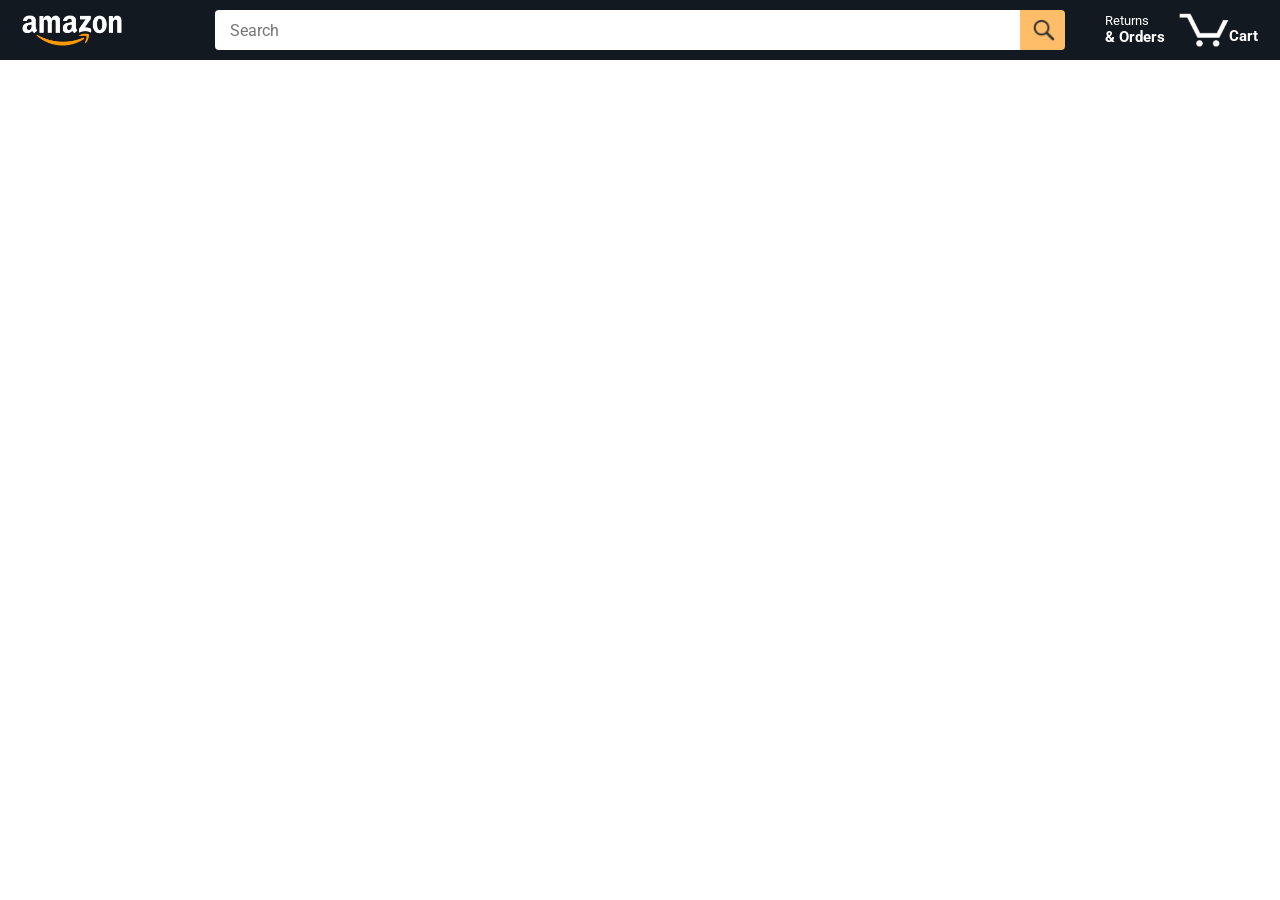
<file: index.html>
<!DOCTYPE html>
<html>
  <head>
    <title>Amazon Project</title>

    <!-- This code is needed for responsive design to work.
      (Responsive design = make the website look good on
      smaller screen sizes like a phone or a tablet). -->
    <meta name="viewport" content="width=device-width, initial-scale=1">

    <!-- Load a font called Roboto from Google Fonts. -->
    <link rel="preconnect" href="https://fonts.googleapis.com">
    <link rel="preconnect" href="https://fonts.gstatic.com" crossorigin>
    <link href="https://fonts.googleapis.com/css2?family=Roboto:wght@400;500;700&display=swap" rel="stylesheet">

    <!-- Here are the CSS files for this page. -->
    <link rel="stylesheet" href="styles/shared/general.css">
    <link rel="stylesheet" href="styles/shared/amazon-header.css">
    <link rel="stylesheet" href="styles/pages/amazon.css">
  </head>
  <body>
   <div class="amazon-header">
      <div class="amazon-header-left-section">
        <a href="amazon.html" class="header-link">
          <img class="amazon-logo"
            src="images/amazon-logo-white.png">
          <img class="amazon-mobile-logo"
            src="images/amazon-mobile-logo-white.png">
        </a>
      </div>
 
      <div class="amazon-header-middle-section">
        <input class="search-bar" type="text" placeholder="Search">

        <button class="search-button">
          <img class="search-icon" src="images/icons/search-icon.png">
        </button>
      </div>

      <div class="amazon-header-right-section">
        <a class="orders-link header-link" href="orders.html">
          <span class="returns-text">Returns</span>
          <span class="orders-text">& Orders</span>
        </a>

        <a class="cart-link header-link" href="checkout.html">
          <img class="cart-icon" src="images/icons/cart-icon.png">
          <div class="cart-quantity js-cart-quantity"></div>
          <div class="cart-text">Cart</div>
        </a>
      </div>
    </div>
    
    <div class="main">
      <div class="products-grid js-products-grid">
      </div>
    </div>

    <script type="module" src="scripts/amazon.js">
    </script> 

  </body>
</html>
</file>
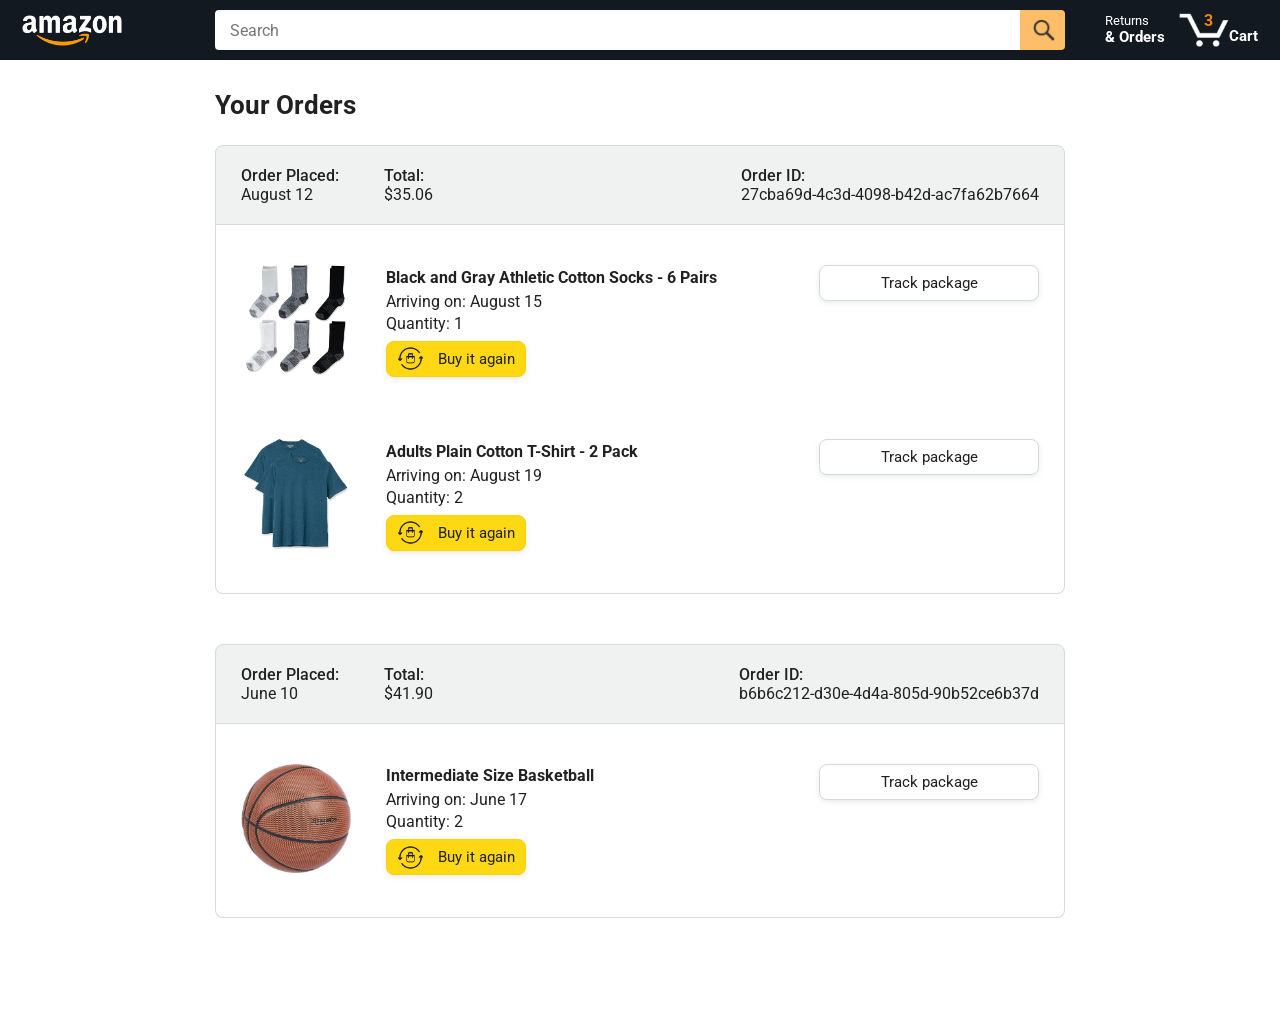
<file: orders.html>
<!DOCTYPE html>
<html>
  <head>
    <title>Orders</title>

    <!-- This code is needed for responsive design to work.
      (Responsive design = make the website look good on
      smaller screen sizes like a phone or a tablet). -->
    <meta name="viewport" content="width=device-width, initial-scale=1">

    <!-- Load a font called Roboto from Google Fonts. -->
    <link rel="preconnect" href="https://fonts.googleapis.com">
    <link rel="preconnect" href="https://fonts.gstatic.com" crossorigin>
    <link href="https://fonts.googleapis.com/css2?family=Roboto:wght@400;500;700&display=swap" rel="stylesheet">

    <!-- Here are the CSS files for this page. -->
    <link rel="stylesheet" href="styles/shared/general.css">
    <link rel="stylesheet" href="styles/shared/amazon-header.css">
    <link rel="stylesheet" href="styles/pages/orders.css">
  </head>
  <body>
    <div class="amazon-header">
      <div class="amazon-header-left-section">
        <a href="amazon.html" class="header-link">
          <img class="amazon-logo"
            src="images/amazon-logo-white.png">
          <img class="amazon-mobile-logo"
            src="images/amazon-mobile-logo-white.png">
        </a>
      </div>

      <div class="amazon-header-middle-section">
        <input class="search-bar" type="text" placeholder="Search">

        <button class="search-button">
          <img class="search-icon" src="images/icons/search-icon.png">
        </button>
      </div>

      <div class="amazon-header-right-section">
        <a class="orders-link header-link" href="orders.html">
          <span class="returns-text">Returns</span>
          <span class="orders-text">& Orders</span>
        </a>

        <a class="cart-link header-link" href="checkout.html">
          <img class="cart-icon" src="images/icons/cart-icon.png">
          <div class="cart-quantity">3</div>
          <div class="cart-text">Cart</div>
        </a>
      </div>
    </div>

    <div class="main">
      <div class="page-title">Your Orders</div>

      <div class="orders-grid">
        <div class="order-container">
          
          <div class="order-header">
            <div class="order-header-left-section">
              <div class="order-date">
                <div class="order-header-label">Order Placed:</div>
                <div>August 12</div>
              </div>
              <div class="order-total">
                <div class="order-header-label">Total:</div>
                <div>$35.06</div>
              </div>
            </div>

            <div class="order-header-right-section">
              <div class="order-header-label">Order ID:</div>
              <div>27cba69d-4c3d-4098-b42d-ac7fa62b7664</div>
            </div>
          </div>

          <div class="order-details-grid">
            <div class="product-image-container">
              <img src="images/products/athletic-cotton-socks-6-pairs.jpg">
            </div>

            <div class="product-details">
              <div class="product-name">
                Black and Gray Athletic Cotton Socks - 6 Pairs
              </div>
              <div class="product-delivery-date">
                Arriving on: August 15
              </div>
              <div class="product-quantity">
                Quantity: 1
              </div>
              <button class="buy-again-button button-primary">
                <img class="buy-again-icon" src="images/icons/buy-again.png">
                <span class="buy-again-message">Buy it again</span>
              </button>
            </div>

            <div class="product-actions">
              <a href="tracking.html?orderId=123&productId ">
                <button class="track-package-button button-secondary">
                  Track package
                </button>
              </a>
            </div>

            <div class="product-image-container">
              <img src="images/products/adults-plain-cotton-tshirt-2-pack-teal.jpg">
            </div>

            <div class="product-details">
              <div class="product-name">
                Adults Plain Cotton T-Shirt - 2 Pack
              </div>
              <div class="product-delivery-date">
                Arriving on: August 19
              </div>
              <div class="product-quantity">
                Quantity: 2
              </div>
              <button class="buy-again-button button-primary">
                <img class="buy-again-icon" src="images/icons/buy-again.png">
                <span class="buy-again-message">Buy it again</span>
              </button>
            </div>

            <div class="product-actions">
              <a href="tracking.html">
                <button class="track-package-button button-secondary">
                  Track package
                </button>
              </a>
            </div>
          </div>
        </div>

        <div class="order-container">

          <div class="order-header">
            <div class="order-header-left-section">
              <div class="order-date">
                <div class="order-header-label">Order Placed:</div>
                <div>June 10</div>
              </div>
              <div class="order-total">
                <div class="order-header-label">Total:</div>
                <div>$41.90</div>
              </div>
            </div>

            <div class="order-header-right-section">
              <div class="order-header-label">Order ID:</div>
              <div>b6b6c212-d30e-4d4a-805d-90b52ce6b37d</div>
            </div>
          </div>

          <div class="order-details-grid">
            <div class="product-image-container">
              <img src="images/products/intermediate-composite-basketball.jpg">
            </div>

            <div class="product-details">
              <div class="product-name">
                Intermediate Size Basketball
              </div>
              <div class="product-delivery-date">
                Arriving on: June 17
              </div>
              <div class="product-quantity">
                Quantity: 2
              </div>
              <button class="buy-again-button button-primary">
                <img class="buy-again-icon" src="images/icons/buy-again.png">
                <span class="buy-again-message">Buy it again</span>
              </button>
            </div>

            <div class="product-actions">
              <a href="tracking.html">
                <button class="track-package-button button-secondary">
                  Track package
                </button>
              </a>
            </div>
          </div>
        </div>
      </div>
    </div>
  </body>
</html>
</file>
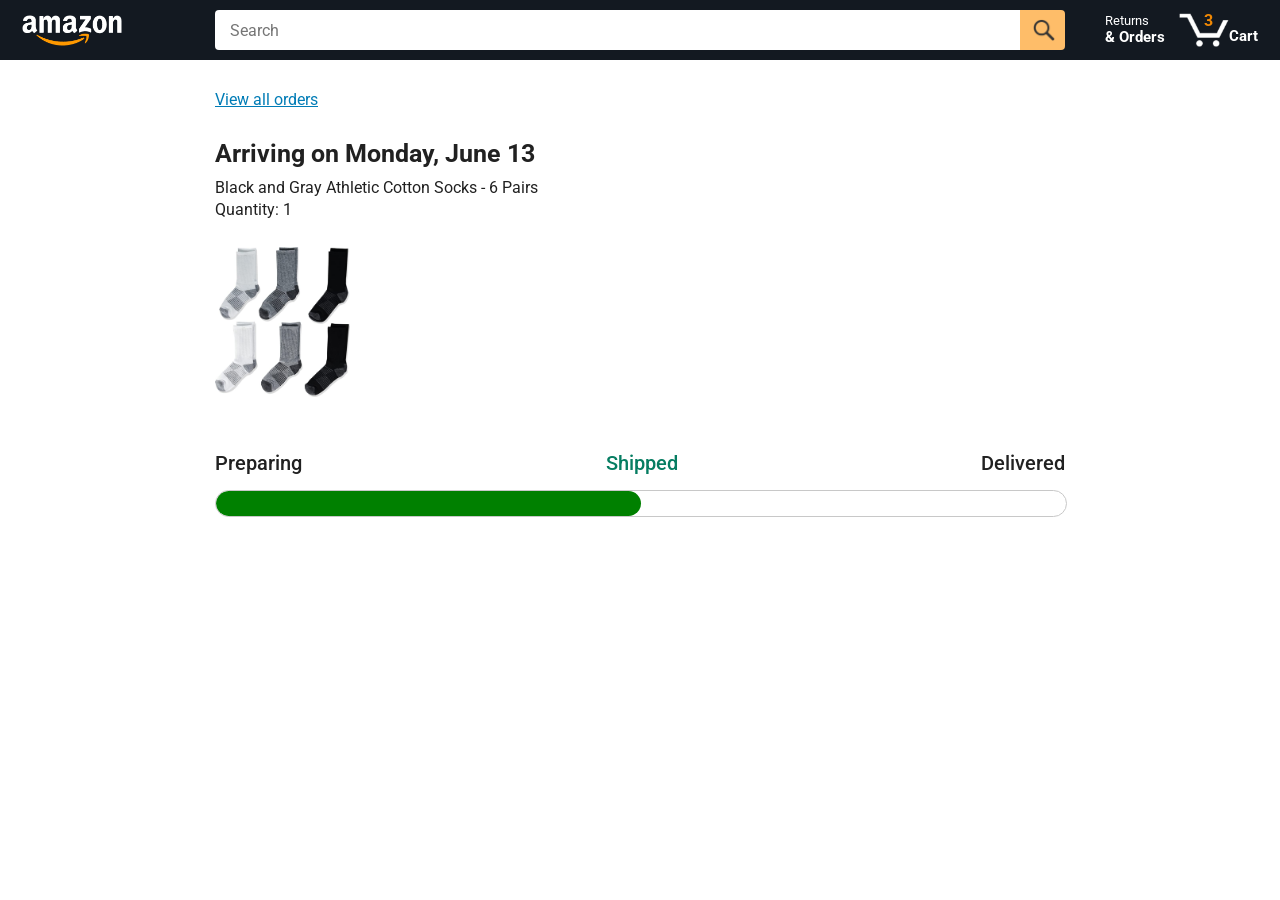
<file: tracking.html>
<!DOCTYPE html>
<html>
  <head>
    <title>Tracking</title>

    <!-- This code is needed for responsive design to work.
      (Responsive design = make the website look good on
      smaller screen sizes like a phone or a tablet). -->
    <meta name="viewport" content="width=device-width, initial-scale=1">

    <!-- Load a font called Roboto from Google Fonts. -->
    <link rel="preconnect" href="https://fonts.googleapis.com">
    <link rel="preconnect" href="https://fonts.gstatic.com" crossorigin>
    <link href="https://fonts.googleapis.com/css2?family=Roboto:wght@400;500;700&display=swap" rel="stylesheet">

    <!-- Here are the CSS files for this page. -->
    <link rel="stylesheet" href="styles/shared/general.css">
    <link rel="stylesheet" href="styles/shared/amazon-header.css">
    <link rel="stylesheet" href="styles/pages/tracking.css">
  </head>
  <body>
    <div class="amazon-header">
      <div class="amazon-header-left-section">
        <a href="amazon.html" class="header-link">
          <img class="amazon-logo"
            src="images/amazon-logo-white.png">
          <img class="amazon-mobile-logo"
            src="images/amazon-mobile-logo-white.png">
        </a>
      </div>

      <div class="amazon-header-middle-section">
        <input class="search-bar" type="text" placeholder="Search">

        <button class="search-button">
          <img class="search-icon" src="images/icons/search-icon.png">
        </button>
      </div>

      <div class="amazon-header-right-section">
        <a class="orders-link header-link" href="orders.html">
          <span class="returns-text">Returns</span>
          <span class="orders-text">& Orders</span>
        </a>

        <a class="cart-link header-link" href="checkout.html">
          <img class="cart-icon" src="images/icons/cart-icon.png">
          <div class="cart-quantity">3</div>
          <div class="cart-text">Cart</div>
        </a>
      </div>
    </div>

    <div class="main">
      <div class="order-tracking">
        <a class="back-to-orders-link link-primary" href="orders.html">
          View all orders
        </a>

        <div class="delivery-date">
          Arriving on Monday, June 13
        </div>

        <div class="product-info">
          Black and Gray Athletic Cotton Socks - 6 Pairs
        </div>

        <div class="product-info">
          Quantity: 1
        </div>

        <img class="product-image" src="images/products/athletic-cotton-socks-6-pairs.jpg">

        <div class="progress-labels-container">
          <div class="progress-label">
            Preparing
          </div>
          <div class="progress-label current-status">
            Shipped
          </div>
          <div class="progress-label">
            Delivered
          </div>
        </div>

        <div class="progress-bar-container">
          <div class="progress-bar"></div>
        </div>
      </div>
    </div>

    <!-- <script>
     const url = new URL(window.location.href);
     console.log(URL.SearchParams.get('orderId'));
    </script> -->
  </body>
</html>
</file>
<file: styles/shared/general.css>
body {
  font-family: Roboto, Arial;
  color: rgb(33, 33, 33);
  /* The <body> element has a default margin of 8px
     on all sides. This removes the default margins. */
  margin: 0;
}

/* <p> elements have a default margin on the top
   and bottom. This removes the default margins. */
p {
  margin: 0;
}

button {
  cursor: pointer;
}

select {
  cursor: pointer;
}

input, select, button {
  font-family: Roboto, Arial;
}

.button-primary {
  color: rgb(33, 33, 33);
  background-color: rgb(255, 216, 20);
  border: 1px solid rgb(252, 210, 0);
  border-radius: 8px;
  cursor: pointer;
  box-shadow: 0 2px 5px rgba(213, 217, 217, 0.5);
}

.button-primary:hover {
  background-color: rgb(247, 202, 0);
  border: 1px solid rgb(242, 194, 0);
}

.button-primary:active {
  background: rgb(255, 216, 20);
  border-color: rgb(252, 210, 0);
  box-shadow: none;
}

.button-secondary {
  color: rgb(33, 33, 33);
  background: white;
  border: 1px solid rgb(213, 217, 217);
  border-radius: 8px;
  cursor: pointer;
  box-shadow: 0 2px 5px rgba(213, 217, 217, 0.5);
}

.button-secondary:hover {
  background-color: rgb(247, 250, 250);
}

.button-secondary:active {
  background-color: rgb(237, 253, 255);
  box-shadow: none;
}

/* These styles will limit text to 2 lines. Anything
   beyond 2 lines will be replaced with "..."
   You can find this code by using an A.I. tool or by
   searching in Google.
   https://css-tricks.com/almanac/properties/l/line-clamp/ */
.limit-text-to-2-lines {
  display: -webkit-box;
  -webkit-line-clamp: 2;
  -webkit-box-orient: vertical;
  overflow: hidden;
}

.link-primary {
  color: rgb(1, 124, 182);
  cursor: pointer;
}

.link-primary:hover {
  color: rgb(196, 80, 0);
}

/* Styles for dropdown selectors. */
select {
  color: rgb(33, 33, 33);
  background-color: rgb(240, 240, 240);
  border: 1px solid rgb(213, 217, 217);
  border-radius: 8px;
  padding: 3px 5px;
  font-size: 15px;
  cursor: pointer;
  box-shadow: 0 2px 5px rgba(213, 217, 217, 0.5);
}

select:focus,
input:focus {
  outline: 2px solid rgb(255, 153, 0);
}
</file>
<file: styles/shared/amazon-header.css>
.amazon-header {
  background-color: rgb(19, 25, 33);
  color: white;
  padding-left: 15px;
  padding-right: 15px;

  display: flex;
  align-items: center;
  justify-content: space-between;

  position: fixed;
  top: 0;
  left: 0;
  right: 0;
  height: 60px;
}

.amazon-header-left-section {
  width: 180px;
}

@media (max-width: 800px) {
  .amazon-header-left-section {
    width: unset;
  }
}

.header-link {
  display: inline-block;
  padding: 6px;
  border-radius: 2px;
  cursor: pointer;
  text-decoration: none;
  border: 1px solid rgba(0, 0, 0, 0);
}

.header-link:hover {
  border: 1px solid white;
}

.amazon-logo {
  width: 100px;
  margin-top: 5px;
}

.amazon-mobile-logo {
  display: none;
}

@media (max-width: 575px) {
  .amazon-logo {
    display: none;
  }

  .amazon-mobile-logo {
    display: block;
    height: 35px;
    margin-top: 5px;
  }
}

.amazon-header-middle-section {
  flex: 1;
  max-width: 850px;
  margin-left: 10px;
  margin-right: 10px;
  display: flex;
}

.search-bar {
  flex: 1;
  width: 0;
  font-size: 16px;
  height: 38px;
  padding-left: 15px;
  border: none;
  border-top-left-radius: 4px;
  border-bottom-left-radius: 4px;
  border-top-right-radius: 0;
  border-bottom-right-radius: 0;
}

.search-button {
  background-color: rgb(254, 189, 105);
  border: none;
  width: 45px;
  height: 40px;
  border-top-right-radius: 4px;
  border-bottom-right-radius: 4px;
  flex-shrink: 0;
}

.search-icon {
  height: 22px;
  margin-left: 2px;
  margin-top: 3px;
}

.amazon-header-right-section {
  width: 180px;
  flex-shrink: 0;
  display: flex;
  justify-content: end;
}

.orders-link {
  color: white;
}

.returns-text {
  display: block;
  font-size: 13px;
}

.orders-text {
  display: block;
  font-size: 15px;
  font-weight: 700;
}

.cart-link {
  color: white;
  display: flex;
  align-items: center;
  position: relative;
}

.cart-icon {
  width: 50px;
}

.cart-text {
  margin-top: 12px;
  font-size: 15px;
  font-weight: 700;
}

.cart-quantity {
  color: rgb(240, 136, 4);
  font-size: 16px;
  font-weight: 700;

  position: absolute;
  top: 4px;
  left: 22px;
  
  width: 26px;
  text-align: center;
}
</file>
<file: styles/pages/amazon.css>
.main {
  margin-top: 60px;
}

.products-grid {
  display: grid;

  /* - In CSS Grid, 1fr means a column will take up the
       remaining space in the grid.
     - If we write 1fr 1fr ... 1fr; 8 times, this will
       divide the grid into 8 columns, each taking up an
       equal amount of the space.
     - repeat(8, 1fr); is a shortcut for repeating "1fr"
       8 times (instead of typing out "1fr" 8 times).
       repeat(...) is a special property that works with
       display: grid; */
  grid-template-columns: repeat(8, 1fr);
}

/* @media is used to create responsive design (making the
   website look good on any screen size). This @media
   means when the screen width is 2000px or less, we
   will divide the grid into 7 columns instead of 8. */
@media (max-width: 2000px) {
  .products-grid {
    grid-template-columns: repeat(7, 1fr);
  }
}

/* This @media means when the screen width is 1600px or
   less, we will divide the grid into 6 columns. */
@media (max-width: 1600px) {
  .products-grid {
    grid-template-columns: repeat(6, 1fr);
  }
}

@media (max-width: 1300px) {
  .products-grid {
    grid-template-columns: repeat(5, 1fr);
  }
}

@media (max-width: 1000px) {
  .products-grid {
    grid-template-columns: repeat(4, 1fr);
  }
}

@media (max-width: 800px) {
  .products-grid {
    grid-template-columns: repeat(3, 1fr);
  }
}

@media (max-width: 575px) {
  .products-grid {
    grid-template-columns: repeat(2, 1fr);
  }
}

@media (max-width: 450px) {
  .products-grid {
    grid-template-columns: 1fr;
  }
}

.product-container {
  padding-top: 40px;
  padding-bottom: 25px;
  padding-left: 25px;
  padding-right: 25px;

  border-right: 1px solid rgb(231, 231, 231);
  border-bottom: 1px solid rgb(231, 231, 231);

  display: flex;
  flex-direction: column;
}

.product-image-container {
  display: flex;
  justify-content: center;
  align-items: center;

  height: 180px;
  margin-bottom: 20px;
}

.product-image {
  /* Images will overflow their container by default. To
    prevent this, we set max-width and max-height to 100%
    so they stay inside their container. */
  max-width: 100%;
  max-height: 100%;
}

.product-name {
  height: 40px;
  margin-bottom: 5px;
}

.product-rating-container {
  display: flex;
  align-items: center;
  margin-bottom: 10px;
}

.product-rating-stars {
  width: 100px;
  margin-right: 6px;
}

.product-rating-count {
  color: rgb(1, 124, 182);
  cursor: pointer;
  margin-top: 3px;
}

.product-price {
  font-weight: 700;
  margin-bottom: 10px;
}

.product-quantity-container {
  margin-bottom: 17px;
}

.product-spacer {
  flex: 1;
}

.added-to-cart {
  color: rgb(6, 125, 98);
  font-size: 16px;

  display: flex;
  align-items: center;
  margin-bottom: 8px;

  /* At first, the "Added to cart" message will
     be invisible. Use JavaScript to change the
     opacity and make it visible. */
  opacity: 0;
}
.add-message{
  opacity: 1;
}

.added-to-cart img {
  height: 20px;
  margin-right: 5px;
}

.add-to-cart-button {
  width: 100%;
  padding: 8px;
  border-radius: 50px;
}
</file>
<file: styles/pages/orders.css>
.main {
  max-width: 850px;
  margin-top: 90px;
  margin-bottom: 100px;
  padding-left: 20px;
  padding-right: 20px;

  /* margin-left: auto;
     margin-right auto;
     Is a trick for centering an element horizontally
     without needing a container. */
  margin-left: auto;
  margin-right: auto;
}

.page-title {
  font-weight: 700;
  font-size: 26px;
  margin-bottom: 25px;
}

.orders-grid {
  display: grid;
  grid-template-columns: 1fr;
  row-gap: 50px;
}

.order-header {
  background-color: rgb(240, 242, 242);
  border: 1px solid rgb(213, 217, 217);

  display: flex;
  align-items: center;
  justify-content: space-between;

  padding: 20px 25px;
  border-top-left-radius: 8px;
  border-top-right-radius: 8px;
}

.order-header-left-section {
  display: flex;
  flex-shrink: 0;
}

.order-header-label {
  font-weight: 500;
}

.order-date,
.order-total {
  margin-right: 45px;
}

.order-header-right-section {
  flex-shrink: 1;
}

@media (max-width: 575px) {
  .order-header {
    flex-direction: column;
    align-items: start;
    line-height: 23px;
    padding: 15px;
  }

  .order-header-left-section {
    flex-direction: column;
  }

  .order-header-label {
    margin-right: 5px;
  }

  .order-date,
  .order-total {
    display: grid;
    grid-template-columns: auto 1fr;
    margin-right: 0;
  }

  .order-header-right-section {
    display: grid;
    grid-template-columns: auto 1fr;
  }
}

.order-details-grid {
  padding: 40px 25px;
  border: 1px solid rgb(213, 217, 217);
  border-top: none;
  border-bottom-left-radius: 8px;
  border-bottom-right-radius: 8px;

  display: grid;
  grid-template-columns: 110px 1fr 220px;
  column-gap: 35px;
  row-gap: 60px;
  align-items: center;
}

@media (max-width: 800px) {
  .order-details-grid {
    grid-template-columns: 110px 1fr;
    row-gap: 0;
    padding-bottom: 8px;
  }
}

@media (max-width: 450px) {
  .order-details-grid {
    grid-template-columns: 1fr;
  }
}

.product-image-container {
  text-align: center;
}

.product-image-container img {
  max-width: 110px;
  max-height: 110px;
}

.product-name {
  font-weight: 700;
  margin-bottom: 5px;
}

.product-delivery-date {
  margin-bottom: 3px;
}

.product-quantity {
  margin-bottom: 8px;
}

.buy-again-button {
  font-size: 15px;
  width: 140px;
  height: 36px;
  border-radius: 8px;

  display: flex;
  align-items: center;
  justify-content: center;
}

.buy-again-icon {
  width: 25px;
  margin-right: 15px;
}

.product-actions {
  align-self: start;
}

.track-package-button {
  width: 100%;
  font-size: 15px;
  padding: 8px;
}

@media (max-width: 800px) {
  .buy-again-button {
    margin-bottom: 10px;
  }

  .product-actions {
    /* grid-column: 2 means this element will be placed
       in column 2 in the grid. (Normally, the column that
       an element is placed in is determined by the order
       of the elements in the HTML. grid-column overrides
       this default ordering). */
    grid-column: 2;
    margin-bottom: 30px;
  }

  .track-package-button {
    width: 140px;
  }
}

@media (max-width: 450px) {
  .product-image-container {
    text-align: center;
    margin-bottom: 25px;
  }

  .product-image-container img {
    max-width: 150px;
    max-height: 150px;
  }

  .product-name {
    margin-bottom: 10px;
  }

  .product-quantity {
    margin-bottom: 15px;
  }

  .buy-again-button {
    width: 100%;
    margin-bottom: 15px;
  }

  .product-actions {
    /* grid-column: auto; undos grid-column: 2; from above.
       This element will now be placed in its normal column
       in the grid. */
    grid-column: auto;
    margin-bottom: 70px;
  }

  .track-package-button {
    width: 100%;
    padding: 12px;
  }
}
</file>
<file: styles/pages/tracking.css>
.main {
  max-width: 850px;
  margin-top: 90px;
  margin-bottom: 100px;
  padding-left: 30px;
  padding-right: 30px;

  /* margin-left: auto;
     margin-right auto;
     Is a trick for centering an element horizontally
     without needing a container. */
  margin-left: auto;
  margin-right: auto;
}

.back-to-orders-link {
  display: inline-block;
  margin-bottom: 30px;
}

.delivery-date {
  font-size: 25px;
  font-weight: 700;
  margin-bottom: 10px;
}

.product-info {
  margin-bottom: 3px;
}

.product-image {
  max-width: 150px;
  max-height: 150px;
  margin-top: 25px;
  margin-bottom: 50px;
}

.progress-labels-container {
  display: flex;
  justify-content: space-between;
  font-size: 20px;
  font-weight: 500;
  margin-bottom: 15px;
}

.current-status {
  color: rgb(6, 125, 98);
}

@media (max-width: 575px) {
  .progress-labels-container {
    font-size: 16px;
  }
}

@media (max-width: 450px) {
  .progress-labels-container {
    flex-direction: column;
    margin-bottom: 5px;
  }

  .progress-label {
    margin-bottom: 3px;
  }
}

.progress-bar-container {
  height: 25px;
  width: 100%;

  border: 1px solid rgb(200, 200, 200);
  border-radius: 50px;
  overflow: hidden;
}

.progress-bar {
  height: 100%;
  background-color: green;
  border-radius: 50px;
  width: 50%;
}
</file>
